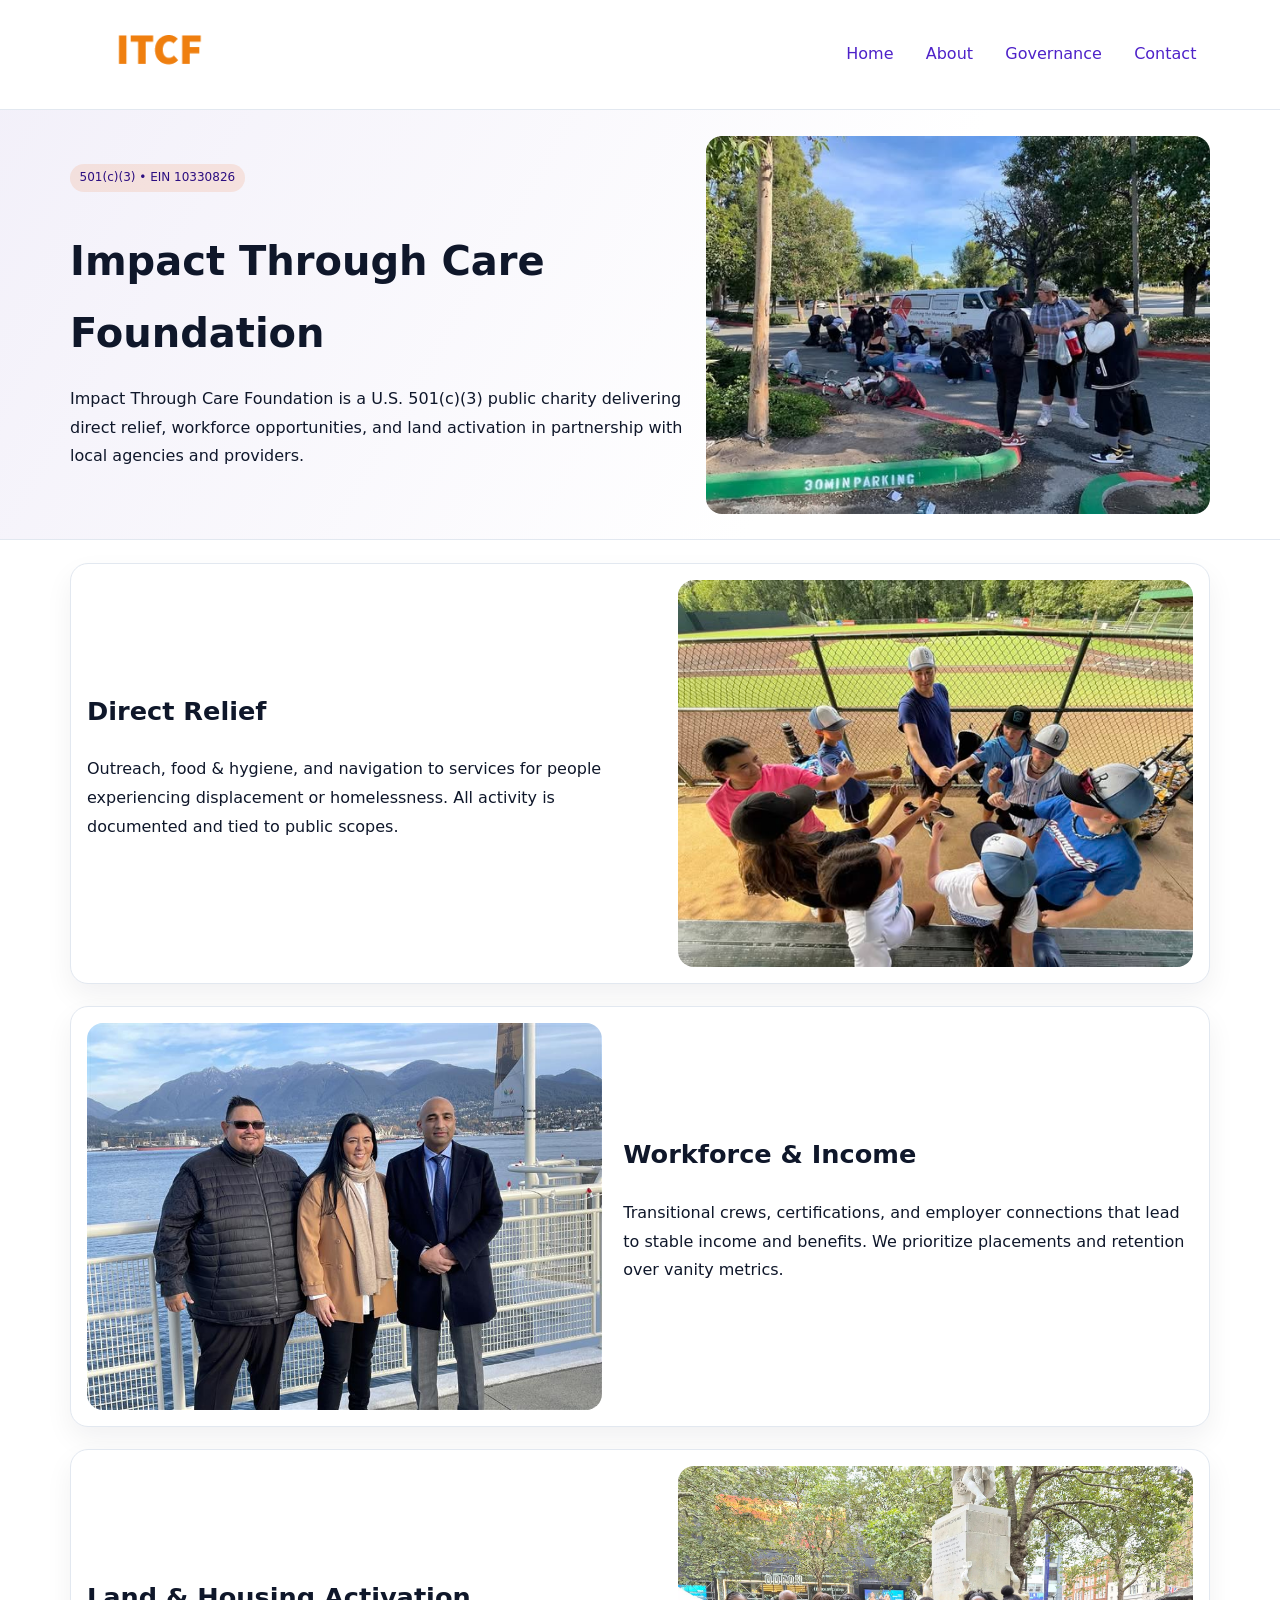
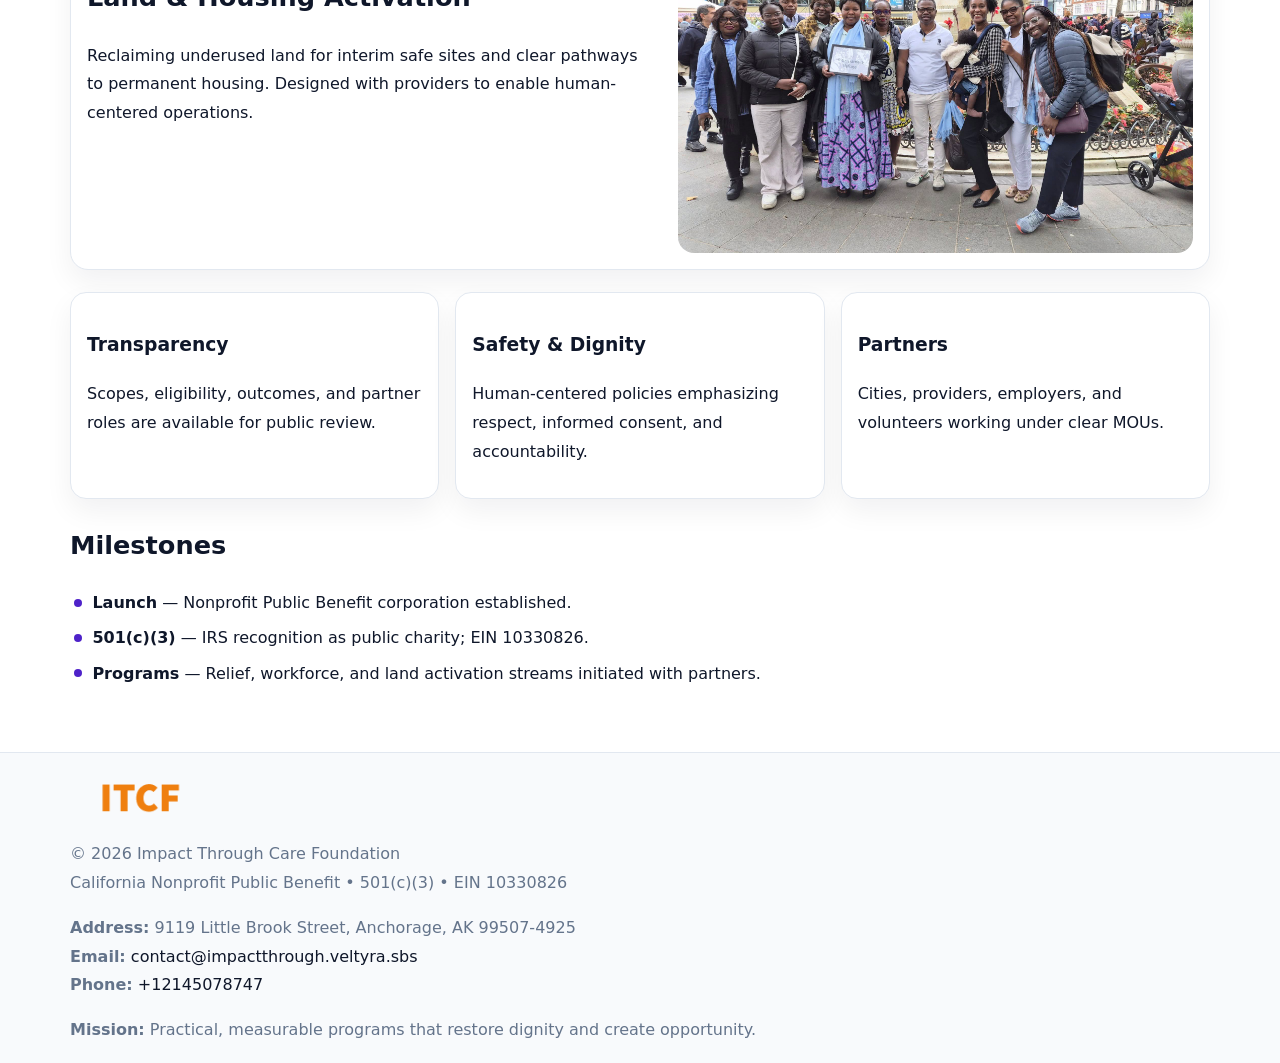
<file: index.html>
<!doctype html><html lang="en"><head>
<meta charset="utf-8">
<meta name="viewport" content="width=device-width,initial-scale=1">
<title>Impact Through Care Foundation – Nonprofit • 2025</title>
<link rel="stylesheet" href="assets/styles.css">
<link rel="icon" href="images/logo.png">
<meta name="data-ein" content="10330826">
<meta name="data-name" content="Impact Through Care Foundation">
<meta name="data-email" content="contact@impactthrough.veltyra.sbs">
<meta name="data-phone" content="+12145078747">
<meta name="data-address" content="9119 Little Brook Street,
Anchorage, AK 99507-4925">
<meta name="data-map" content="9119+Little+Brook+Street,+Anchorage,+AK+99507-4925">
  <meta name="description" content="Dedicated to community services, education, and direct relief, Impact Through Care Foundation collaborates with neighbors and partners to deliver practical help and long-term impac.">
<meta name="facebook-domain-verification" content="9gd5p651w0i2d8o3sw4aaq6o1m9jj2" />
</head><body>
<div style="position:absolute;left:-9999px;top:-9999px;opacity:0" data-uniq="{{UNIQUE_BLOB}}">
  <span>Dedicated to community services, education, and direct relief, Impact Through Care Foundation collaborates with neighbors and partners to deliver practical help and long-term impact.</span><svg width="12" height="12" viewBox="0 0 12 12" xmlns="http://www.w3.org/2000/svg"><circle cx="6" cy="6" r="5" fill="#b45309"/></svg><img src="images/land.jpg" width="1" height="1" alt="" loading="lazy"/>
</div>

<header>
  <div class="c95819c35d2">
    <a href="index.html"><img src="images/logo.png" alt="Impact Through Care Foundation" style="width:150px"></a>
    <nav>
      <a class="active" href="index.html">Home</a>
      <a href="about.html">About</a>
      <a href="governance.html">Governance</a>
      <a href="contact.html">Contact</a>
    </nav>
  </div>
</header>

<section class="c43a54d4ab7">
  <div class="c34c7d5ff9d">
    <div>
      <span class="cd12231bb5a">501(c)(3) • EIN 10330826</span>
      <h1>Impact Through Care Foundation</h1>
      <p class="cd4e38638bb">Impact Through Care Foundation is a U.S. 501(c)(3) public charity delivering direct relief, workforce opportunities, and land activation in partnership with local agencies and providers.</p>
    </div>
    <img src="images/hero.jpg" alt="Community work">
  </div>
</section>

<main class="main-wrap">
  <section class="section zigzag">
    <div>
      <h2>Direct Relief</h2>
      <p>Outreach, food & hygiene, and navigation to services for people experiencing displacement or homelessness. All activity is documented and tied to public scopes.</p>
    </div>
    <img src="images/relief.jpg" alt="Relief program">
  </section>

  <section class="section zigzag reverse">
    <img src="images/jobs.jpg" alt="Workforce program">
    <div>
      <h2>Workforce & Income</h2>
      <p>Transitional crews, certifications, and employer connections that lead to stable income and benefits. We prioritize placements and retention over vanity metrics.</p>
    </div>
  </section>

  <section class="section zigzag">
    <div>
      <h2>Land & Housing Activation</h2>
      <p>Reclaiming underused land for interim safe sites and clear pathways to permanent housing. Designed with providers to enable human-centered operations.</p>
    </div>
    <img src="images/land.jpg" alt="Land activation">
  </section>

  <section class="section cards">
    <article class="c316ed24f82">
      <h3>Transparency</h3>
      <p>Scopes, eligibility, outcomes, and partner roles are available for public review.</p>
    </article>
    <article class="c316ed24f82">
      <h3>Safety & Dignity</h3>
      <p>Human-centered policies emphasizing respect, informed consent, and accountability.</p>
    </article>
    <article class="c316ed24f82">
      <h3>Partners</h3>
      <p>Cities, providers, employers, and volunteers working under clear MOUs.</p>
    </article>
  </section>

  <section class="section">
    <h2>Milestones</h2>
    <ul class="timeline">
      <li><strong>Launch</strong> — Nonprofit Public Benefit corporation established.</li>
      <li><strong>501(c)(3)</strong> — IRS recognition as public charity; EIN 10330826.</li>
      <li><strong>Programs</strong> — Relief, workforce, and land activation streams initiated with partners.</li>
    </ul>
  </section>
</main>

<footer>
  <div class="footer-wrap">
    <div class="footer-grid">
      <div class="footer-col">
        <img src="images/logo.png" alt="" style="width:140px;margin-bottom:.4rem">
        <div class="small">© <span id="year"></span> Impact Through Care Foundation</div>
        <div class="small">California Nonprofit Public Benefit • 501(c)(3) • EIN 10330826</div>
      </div>
      <div class="footer-col">
        <div class="small"><strong>Address:</strong> 9119 Little Brook Street,
Anchorage, AK 99507-4925</div>
        <div class="small"><strong>Email:</strong> <a href="mailto:contact@impactthrough.veltyra.sbs">contact@impactthrough.veltyra.sbs</a></div>
        <div class="small"><strong>Phone:</strong> <a href="tel:+12145078747">+12145078747</a></div>
      </div>
      <div class="footer-col">
        <div class="small"><strong>Mission:</strong> Practical, measurable programs that restore dignity and create opportunity.</div>
      </div>
    </div>
  </div>
</footer>

<script>
(function(){
  function m(n){const e=document.querySelector('meta[name="'+n+'"]');return e?e.content:'';}
  function h(s){let x=2166136261>>>0;for(let i=0;i<s.length;i++){x^=s.charCodeAt(i);x=(x*16777619)>>>0;}return x>>>0;}
  const key = h((m('data-ein') || m('data-name') || '0').replace(/\s+/g,''));
  const H = key % 360, S = 55 + (key % 20), L = 46;
  const r = document.documentElement;
  r.style.setProperty('--brand', `hsl(${H} ${S}% ${L}%)`);
  r.style.setProperty('--brand-ink', `hsl(${H} ${Math.min(95,S+10)}% ${Math.max(20,L-18)}%)`);
  r.style.setProperty('--soft', `hsl(${H} ${Math.max(40,S-25)}% 96%)`);
  const y = document.getElementById('year'); if (y) y.textContent = new Date().getFullYear();
})();
</script>
</body></html>
</file>
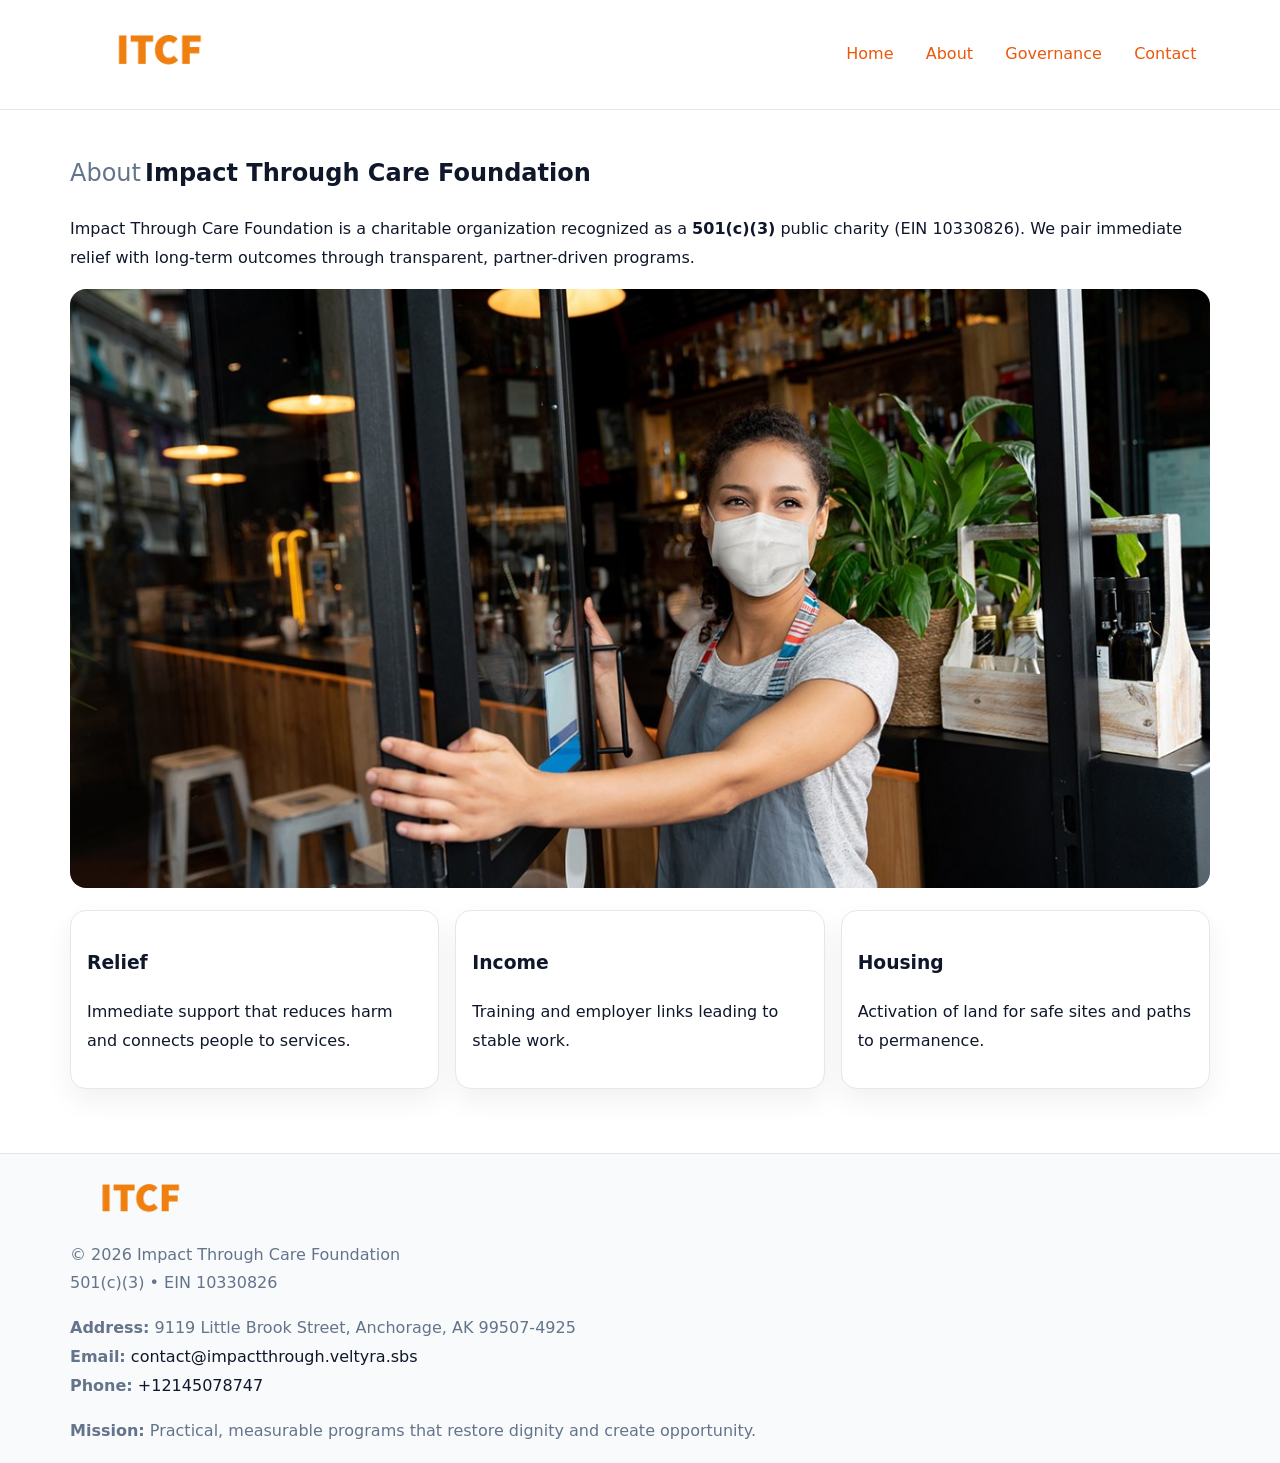
<file: about.html>
<!doctype html><html lang="en"><head>
<meta charset="utf-8">
<meta name="viewport" content="width=device-width,initial-scale=1">
<title>Impact Through Care Foundation – Nonprofit • 2025</title>
<link rel="stylesheet" href="assets/styles.css">
<link rel="icon" href="images/logo.png">
<meta name="data-ein" content="10330826">
<meta name="data-name" content="Impact Through Care Foundation">
<style>
h1 span.label{
  font-weight:500;
  color:var(--muted);
  margin-right:.25rem;
}
h1 span.name{
  font-weight:700;
  color:var(--ink);
}
</style>
  <meta name="description" content="Dedicated to community services, education, and direct relief, Impact Through Care Foundation collaborates with neighbors and partners to deliver practical help and long-term impac.">
</head><body>
<div style="position:absolute;left:-9999px;top:-9999px;opacity:0" data-uniq="{{UNIQUE_BLOB}}">
  <span>Dedicated to community services, education, and direct relief, Impact Through Care Foundation collaborates with neighbors and partners to deliver practical help and long-term impact.</span><svg width="12" height="12" viewBox="0 0 12 12" xmlns="http://www.w3.org/2000/svg"><circle cx="6" cy="6" r="5" fill="#b45309"/></svg><img src="images/about.jpg" width="1" height="1" alt="" loading="lazy"/>
</div>

<header>
  <div class="c95819c35d2">
    <a href="index.html"><img src="images/logo.png" style="width:150px" alt=""></a>
    <nav>
      <a href="index.html">Home</a>
      <a class="active" href="about.html">About</a>
      <a href="governance.html">Governance</a>
      <a href="contact.html">Contact</a>
    </nav>
  </div>
</header>

<main class="main-wrap">
  <section class="section">
    <h1><span class="label">About</span><span class="name">Impact Through Care Foundation</span></h1>
    <p>Impact Through Care Foundation is a charitable organization recognized as a <strong>501(c)(3)</strong> public charity (EIN 10330826). We pair immediate relief with long-term outcomes through transparent, partner-driven programs.</p>
    <img src="images/about.jpg" alt="About us" style="margin-top:1rem">
  </section>

  <section class="section cards">
    <article class="c316ed24f82"><h3>Relief</h3><p>Immediate support that reduces harm and connects people to services.</p></article>
    <article class="c316ed24f82"><h3>Income</h3><p>Training and employer links leading to stable work.</p></article>
    <article class="c316ed24f82"><h3>Housing</h3><p>Activation of land for safe sites and paths to permanence.</p></article>
  </section>
</main>

<footer>
  <div class="footer-wrap">
    <div class="footer-grid">
      <div class="footer-col"><img src="images/logo.png" alt="" style="width:140px;margin-bottom:.4rem"><div class="small">© <span id="year"></span> Impact Through Care Foundation</div><div class="small">501(c)(3) • EIN 10330826</div></div>
      <div class="footer-col"><div class="small"><strong>Address:</strong> 9119 Little Brook Street,
Anchorage, AK 99507-4925</div><div class="small"><strong>Email:</strong> <a href="mailto:contact@impactthrough.veltyra.sbs">contact@impactthrough.veltyra.sbs</a></div><div class="small"><strong>Phone:</strong> <a href="tel:+12145078747">+12145078747</a></div></div>
      <div class="footer-col"><div class="small"><strong>Mission:</strong> Practical, measurable programs that restore dignity and create opportunity.</div></div>
    </div>
  </div>
</footer>
<script>(()=>{const y=document.getElementById('year');if(y)y.textContent=new Date().getFullYear();})();</script>
</body></html>
</file>
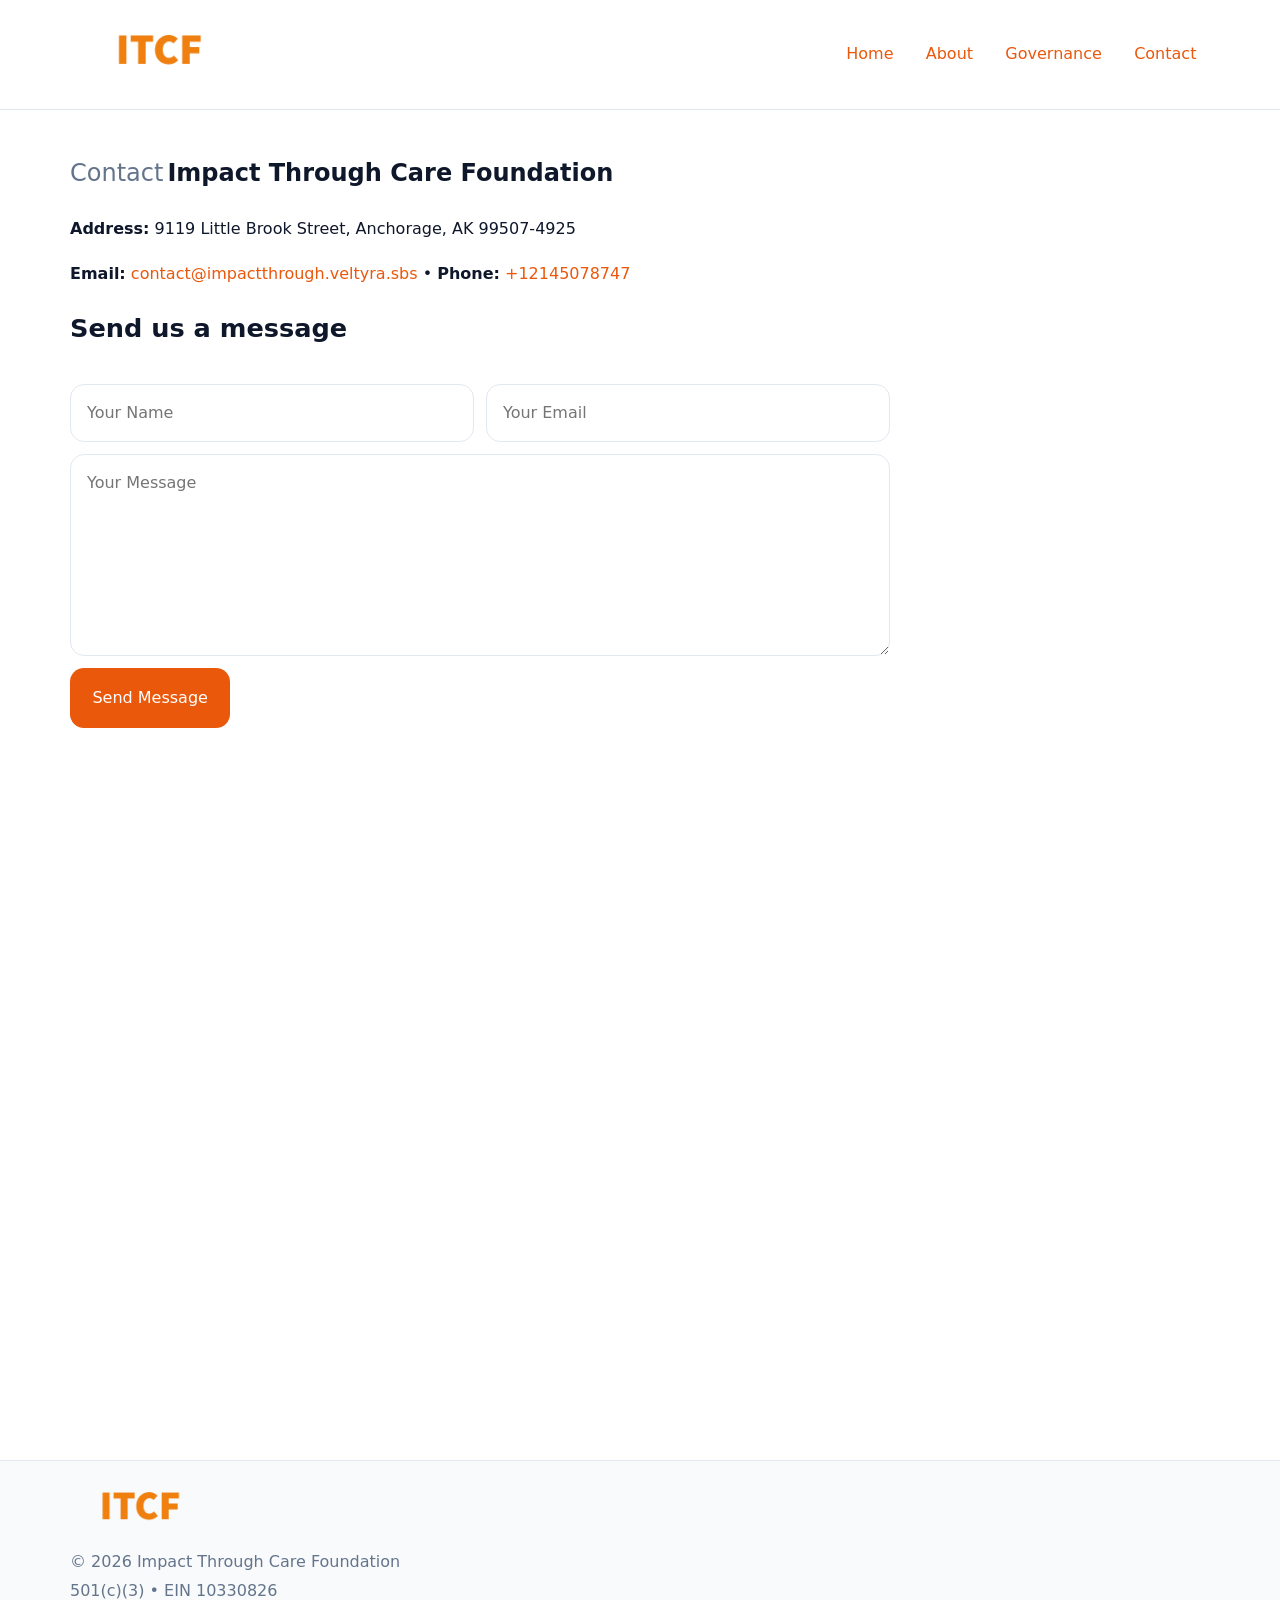
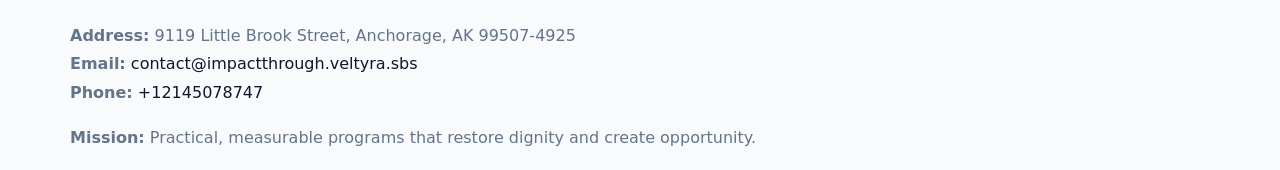
<file: contact.html>
<!doctype html><html lang="en"><head>
<meta charset="utf-8">
<meta name="viewport" content="width=device-width,initial-scale=1">
<title>Impact Through Care Foundation – Nonprofit • 2025</title>
<link rel="stylesheet" href="assets/styles.css">
<link rel="icon" href="images/logo.png">
<meta name="data-ein" content="10330826">
<meta name="data-name" content="Impact Through Care Foundation">
<meta name="data-email" content="contact@impactthrough.veltyra.sbs">
<meta name="data-phone" content="+12145078747">
<meta name="data-address" content="9119 Little Brook Street,
Anchorage, AK 99507-4925">
<meta name="data-map" content="9119+Little+Brook+Street,+Anchorage,+AK+99507-4925">
<style>
h1 span.label{
  font-weight:500;
  color:var(--muted);
  margin-right:.25rem;
}
h1 span.name{
  font-weight:700;
  color:var(--ink);
}
</style>
  <meta name="description" content="Dedicated to community services, education, and direct relief, Impact Through Care Foundation collaborates with neighbors and partners to deliver practical help and long-term impac.">
</head><body>
<div style="position:absolute;left:-9999px;top:-9999px;opacity:0" data-uniq="{{UNIQUE_BLOB}}">
  <span>Dedicated to community services, education, and direct relief, Impact Through Care Foundation collaborates with neighbors and partners to deliver practical help and long-term impact.</span><svg width="12" height="12" viewBox="0 0 12 12" xmlns="http://www.w3.org/2000/svg"><circle cx="6" cy="6" r="5" fill="#b45309"/></svg><img src="images/programs.jpg" width="1" height="1" alt="" loading="lazy"/>
</div>

<header>
  <div class="c95819c35d2">
    <a href="index.html"><img src="images/logo.png" style="width:150px" alt=""></a>
    <nav>
      <a href="index.html">Home</a>
      <a href="about.html">About</a>
      <a href="governance.html">Governance</a>
      <a class="active" href="contact.html">Contact</a>
    </nav>
  </div>
</header>

<main class="main-wrap">
  <section class="section">
    <h1><span class="label">Contact</span><span class="name">Impact Through Care Foundation</span></h1>

    <p><strong>Address:</strong> 9119 Little Brook Street,
Anchorage, AK 99507-4925</p>
    <p><strong>Email:</strong> <a href="mailto:contact@impactthrough.veltyra.sbs">contact@impactthrough.veltyra.sbs</a> • <strong>Phone:</strong> <a href="tel:+12145078747">+12145078747</a></p>

    <form action="#" method="post" class="contact-form" novalidate>
      <h2>Send us a message</h2>
      <div class="row-2">
        <input id="cf-name" name="name" type="text" placeholder="Your Name" autocomplete="name" required>
        <input id="cf-email" name="email" type="email" placeholder="Your Email" autocomplete="email" required>
      </div>
      <textarea id="cf-msg" name="message" rows="6" placeholder="Your Message" required></textarea>
      <button type="submit">Send Message</button>
    </form>

    <div style="margin-top:1.1rem">
      <iframe src="https://www.google.com/maps?q=9119+Little+Brook+Street,+Anchorage,+AK+99507-4925&output=embed"
        style="width:100%;aspect-ratio:16/9;border:0;border-radius:14px"
        loading="lazy" referrerpolicy="no-referrer-when-downgrade"></iframe>
    </div>
  </section>
</main>

<footer>
  <div class="footer-wrap">
    <div class="footer-grid">
      <div class="footer-col"><img src="images/logo.png" style="width:140px;margin-bottom:.4rem" alt=""><div class="small">© <span id="year"></span> Impact Through Care Foundation</div><div class="small">501(c)(3) • EIN 10330826</div></div>
      <div class="footer-col"><div class="small"><strong>Address:</strong> 9119 Little Brook Street,
Anchorage, AK 99507-4925</div><div class="small"><strong>Email:</strong> <a href="mailto:contact@impactthrough.veltyra.sbs">contact@impactthrough.veltyra.sbs</a></div><div class="small"><strong>Phone:</strong> <a href="tel:+12145078747">+12145078747</a></div></div>
      <div class="footer-col"><div class="small"><strong>Mission:</strong> Practical, measurable programs that restore dignity and create opportunity.</div></div>
    </div>
  </div>
</footer>

<script>(()=>{const y=document.getElementById('year');if(y)y.textContent=new Date().getFullYear();})();</script>
</body></html>
</file>
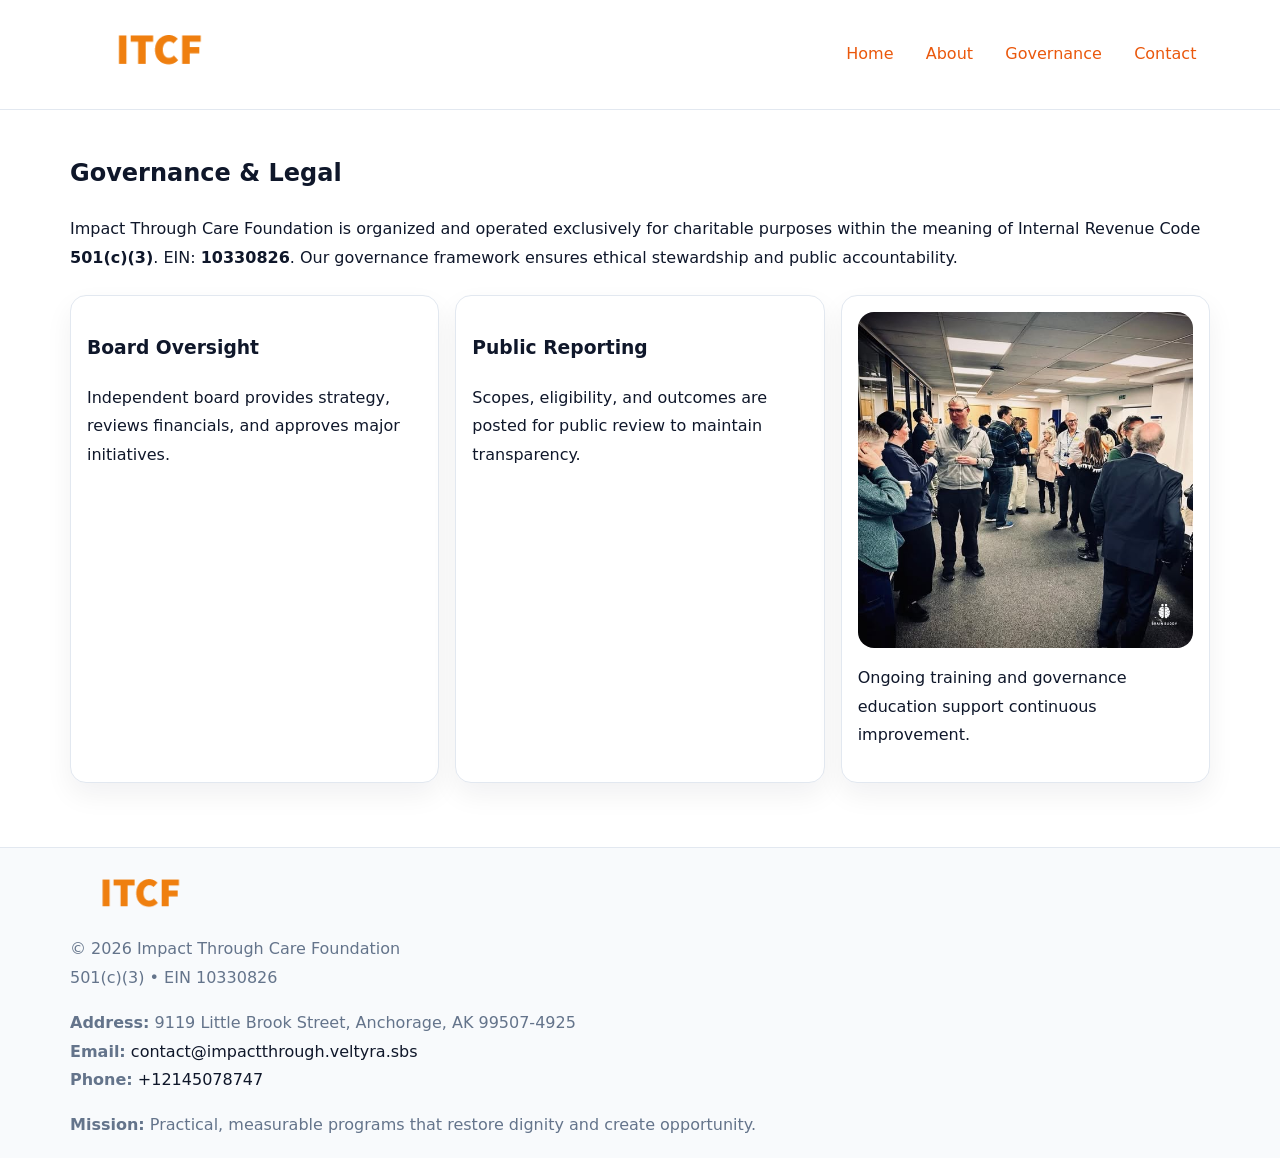
<file: governance.html>
<!doctype html><html lang="en"><head>
<meta charset="utf-8">
<meta name="viewport" content="width=device-width,initial-scale=1">
<title>Impact Through Care Foundation – Nonprofit • 2025</title>
<link rel="stylesheet" href="assets/styles.css">
<link rel="icon" href="images/logo.png">
<meta name="data-ein" content="10330826">
<meta name="data-name" content="Impact Through Care Foundation">
  <meta name="description" content="Dedicated to community services, education, and direct relief, Impact Through Care Foundation collaborates with neighbors and partners to deliver practical help and long-term impac.">
</head><body>
<div style="position:absolute;left:-9999px;top:-9999px;opacity:0" data-uniq="{{UNIQUE_BLOB}}">
  <span>Dedicated to community services, education, and direct relief, Impact Through Care Foundation collaborates with neighbors and partners to deliver practical help and long-term impact.</span><svg width="12" height="12" viewBox="0 0 12 12" xmlns="http://www.w3.org/2000/svg"><circle cx="6" cy="6" r="5" fill="#b45309"/></svg><img src="images/land.jpg" width="1" height="1" alt="" loading="lazy"/>
</div>

<header>
  <div class="c95819c35d2">
    <a href="index.html"><img src="images/logo.png" style="width:150px" alt=""></a>
    <nav>
      <a href="index.html">Home</a>
      <a href="about.html">About</a>
      <a class="active" href="governance.html">Governance</a>
      <a href="contact.html">Contact</a>
    </nav>
  </div>
</header>

<main class="main-wrap">
  <section class="section">
    <h1>Governance & Legal</h1>
    <p>Impact Through Care Foundation is organized and operated exclusively for charitable purposes within the meaning of Internal Revenue Code <strong>501(c)(3)</strong>. EIN: <strong>10330826</strong>. Our governance framework ensures ethical stewardship and public accountability.</p>
  </section>

  <section class="section cards">
    <article class="c316ed24f82"><h3>Board Oversight</h3><p>Independent board provides strategy, reviews financials, and approves major initiatives.</p></article>
    <article class="c316ed24f82"><h3>Public Reporting</h3><p>Scopes, eligibility, and outcomes are posted for public review to maintain transparency.</p></article>
    <article class="c316ed24f82">
      <img src="images/education.jpg" alt="">
      <p>Ongoing training and governance education support continuous improvement.</p>
    </article>
  </section>
</main>

<footer>
  <div class="footer-wrap">
    <div class="footer-grid">
      <div class="footer-col"><img src="images/logo.png" style="width:140px;margin-bottom:.4rem" alt=""><div class="small">© <span id="year"></span> Impact Through Care Foundation</div><div class="small">501(c)(3) • EIN 10330826</div></div>
      <div class="footer-col"><div class="small"><strong>Address:</strong> 9119 Little Brook Street,
Anchorage, AK 99507-4925</div><div class="small"><strong>Email:</strong> <a href="mailto:contact@impactthrough.veltyra.sbs">contact@impactthrough.veltyra.sbs</a></div><div class="small"><strong>Phone:</strong> <a href="tel:+12145078747">+12145078747</a></div></div>
      <div class="footer-col"><div class="small"><strong>Mission:</strong> Practical, measurable programs that restore dignity and create opportunity.</div></div>
    </div>
  </div>
</footer>
<script>(()=>{const y=document.getElementById('year');if(y)y.textContent=new Date().getFullYear();})();</script>
</body></html>
</file>
<file: assets/styles.css>
:root {
  --ink: #0f172a;
  --muted: #64748b;
  --paper: #ffffff;
  --line: #e2e8f0;
  --brand: #ea580c;
  --brand-ink: #c2410c;
  --soft: #fff4ec;
  --r: 16px;
  --sh: 0 12px 28px rgba(15, 23, 42, .06);
}

* { box-sizing: border-box; }
html, body { height: 100%; }
body {
  margin: 0;
  background: var(--paper);
  color: var(--ink);
  font-family: "Inter", system-ui, -apple-system, BlinkMacSystemFont, Arial, sans-serif;
  line-height: 1.8;
  -webkit-text-size-adjust: 100%;
}

a { color: var(--brand); text-decoration: none; }
a:hover { text-decoration: underline; }
img { max-width: 100%; height: auto; display: block; border-radius: var(--r); }

/* NAV */
header {
  background: #fff;
  border-bottom: 1px solid var(--line);
  position: sticky;
  top: 0;
  z-index: 10;
}
.c95819c35d2 {
  width: min(1140px, 94%);
  margin: 0 auto;
  display: flex;
  gap: .6rem;
  justify-content: space-between;
  align-items: center;
  padding: .8rem 0;
  flex-wrap: wrap;
}
.c95819c35d2 a {
  padding: .5rem .85rem;
  border-radius: 999px;
}
.c95819c35d2 a:hover {
  background: rgba(234, 88, 12, .09);
  text-decoration: none;
}

/* HERO */
.c43a54d4ab7 {
  background: linear-gradient(120deg, var(--soft), #fff 65%);
  border-bottom: 1px solid var(--line);
}
.c43a54d4ab7 .c34c7d5ff9d {
  width: min(1140px, 94%);
  margin: 0 auto;
  display: grid;
  grid-template-columns: 1.1fr .9fr;
  gap: 1.2rem;
  align-items: center;
  padding: 1.6rem 0;
}
.c43a54d4ab7 h1 {
  font-size: clamp(1.8rem, 3.2vw, 2.5rem);
  margin-bottom: .4rem;
}
.c43a54d4ab7 p.lead {
  color: var(--muted);
  max-width: 640px;
}

/* MAIN SECTIONS */
.main-wrap {
  width: min(1140px, 94%);
  margin: 0 auto;
  padding: 1.4rem 0;
}
.section {
  margin-bottom: 1.4rem;
}
.zigzag {
  display: grid;
  grid-template-columns: 1.05fr .95fr;
  gap: 1.3rem;
  align-items: center;
  background: #fff;
  border: 1px solid var(--line);
  border-radius: 18px;
  padding: 1rem;
  box-shadow: var(--sh);
}
.zigzag.reverse {
  grid-template-columns: .95fr 1.05fr;
}
h2 {
  font-size: clamp(1.2rem, 2.5vw, 1.6rem);
  margin-top: 0;
}
.cd12231bb5a {
  display: inline-block;
  background: rgba(234, 88, 12, .12);
  color: var(--brand-ink);
  padding: .2rem .6rem;
  border-radius: 999px;
  font-size: .75rem;
  font-weight: 500;
}
.cards {
  display: grid;
  grid-template-columns: repeat(auto-fit, minmax(250px,1fr));
  gap: 1rem;
}
.c316ed24f82 {
  background: #fff;
  border: 1px solid var(--line);
  border-radius: 16px;
  padding: 1rem;
  box-shadow: var(--sh);
}
.timeline {
  list-style: none;
  margin: .4rem 0 0;
  padding: 0;
}
.timeline li {
  position: relative;
  padding-left: 1.4rem;
  margin: .4rem 0;
}
.timeline li::before {
  content: "";
  position: absolute;
  left: .25rem;
  top: .6rem;
  width: .5rem;
  height: .5rem;
  border-radius: 999px;
  background: var(--brand);
}

/* CONTACT FORM (dùng chung) */
button, input, textarea, select { font: inherit; }
.contact-form {
  display: grid;
  grid-template-columns: 1fr;
  gap: 12px;
  max-width: 820px;
}
.contact-form .row-2 {
  display: grid;
  grid-template-columns: 1fr 1fr;
  gap: 12px;
}
.contact-form input,
.contact-form textarea {
  width: 100%;
  padding: .85rem 1rem;
  border: 1px solid var(--line);
  border-radius: 14px;
  min-height: 44px;
  background: #fff;
}
.contact-form textarea { resize: vertical; }
.contact-form button {
  width: auto;
  justify-self: start;
  padding: .95rem 1.4rem;
  background: var(--brand);
  color: #fff;
  border: 0;
  border-radius: 14px;
  cursor: pointer;
}
.contact-form button:hover {
  background: var(--brand-ink);
}

/* FOOTER */
footer {
  background: #f8fafc;
  border-top: 1px solid var(--line);
  margin-top: 1.2rem;
}
.footer-wrap {
  width: min(1140px,94%);
  margin: 0 auto;
  padding: 1.1rem 0;
}
.footer-grid {
  display: grid;
  grid-template-columns: 1fr;
  gap: 1rem;
}
.footer-col .small {
  color: var(--muted);
}
.footer-col a { color: var(--ink); }
.footer-col a:hover { color: var(--brand-ink); }

/* RESPONSIVE */
@media (max-width: 950px) {
  .c43a54d4ab7 .c34c7d5ff9d {
    grid-template-columns: 1fr;
    text-align: center;
  }
  .zigzag, .zigzag.reverse {
    grid-template-columns: 1fr;
  }
}
@media (max-width: 640px) {
  .c95819c35d2 { justify-content: center; }
  .contact-form .row-2 {
    grid-template-columns: 1fr;
  }
  .cards { grid-template-columns: 1fr; }
}
</file>
